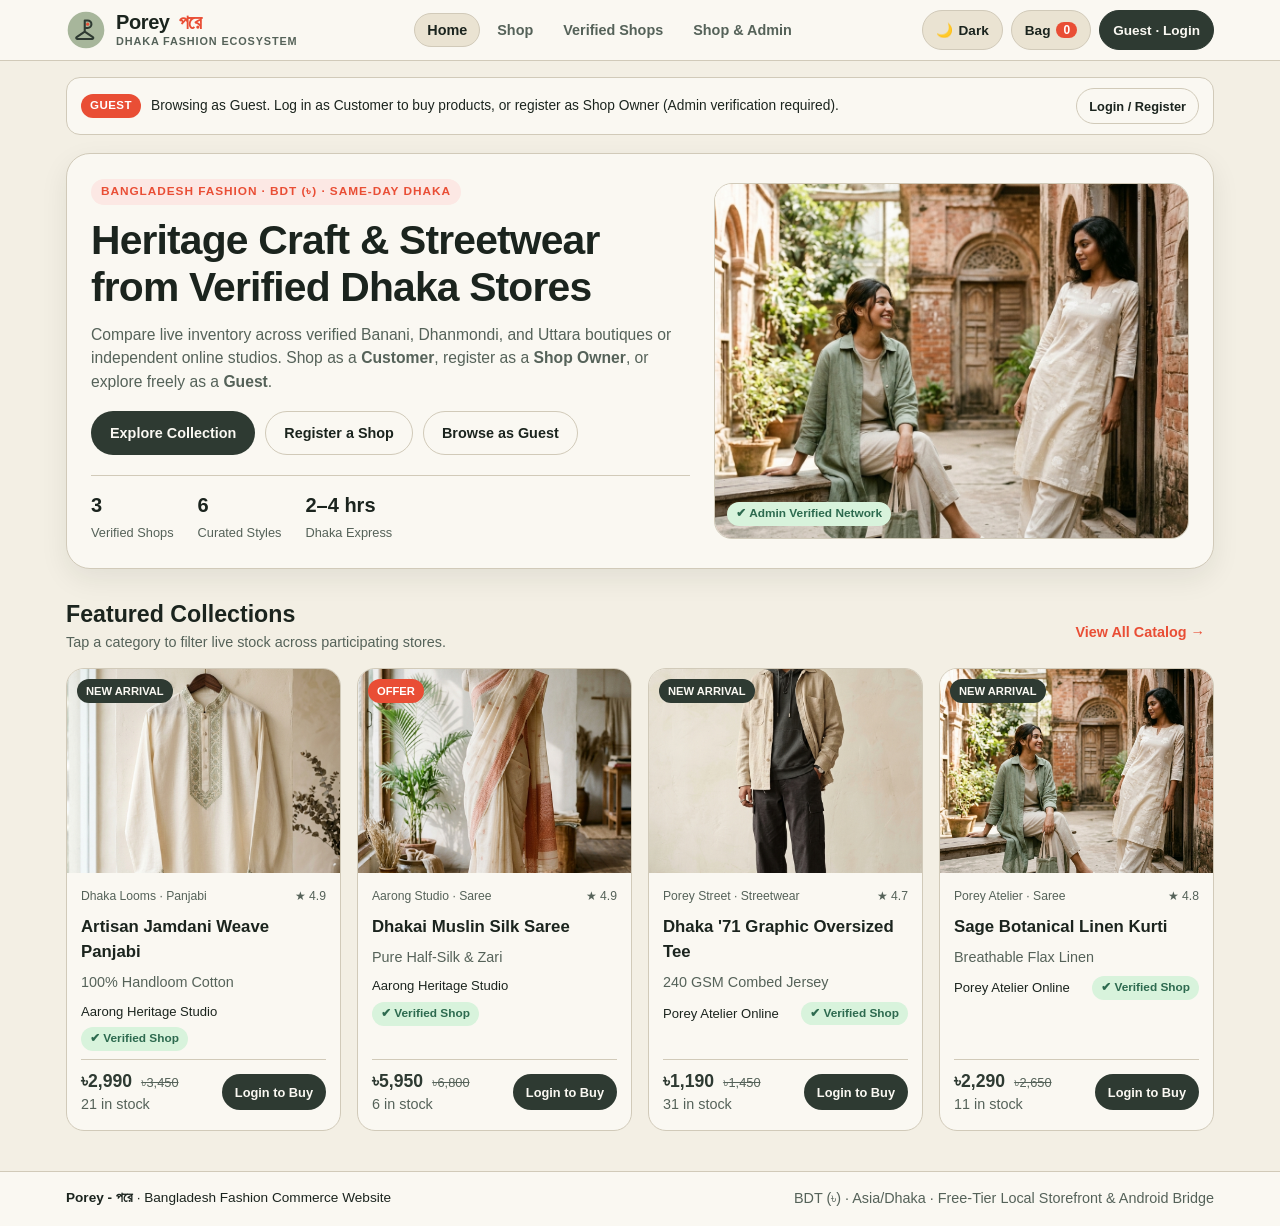
<file: public/website/index.html>
<!DOCTYPE html>
<html lang="en" data-theme="light">
<head>
  <meta charset="UTF-8" />
  <meta name="viewport" content="width=device-width, initial-scale=1.0" />
  <title>Porey - পরে | Bangladesh Fashion Commerce Website</title>
  <link rel="stylesheet" href="styles.css" />
</head>
<body>
  <!-- Sticky Top Navbar -->
  <header class="navbar">
    <div class="container nav-inner">
      <a href="#home" class="brand" data-nav="home">
        <svg class="brand-mark" viewBox="0 0 48 48" aria-hidden="true">
          <circle cx="24" cy="24" r="22" fill="#A7B69B" />
          <path d="M22.5,12.5 L26,12.5 A4.5,4.5 0 0,1 26,21.5 L22.5,21.5 Z M22.5,12.5 L22.5,26 M22.5,26 L12.8,32.5 A1.2,1.2 0 0,0 13.5,34.7 L31.5,34.7 A1.2,1.2 0 0,0 32.2,32.5 L22.5,26"
                fill="none" stroke="#2E3A32" stroke-width="2.5" stroke-linecap="round" stroke-linejoin="round" />
          <circle cx="26" cy="17" r="1.9" fill="#E94E35" />
        </svg>
        <div>
          <div class="brand-title">Porey <span class="bangla">পরে</span></div>
          <div class="brand-sub">DHAKA FASHION ECOSYSTEM</div>
        </div>
      </a>

      <nav class="nav-links" aria-label="Main navigation">
        <button class="nav-btn active" data-section-btn="home" type="button">Home</button>
        <button class="nav-btn" data-section-btn="catalog" type="button">Shop</button>
        <button class="nav-btn" data-section-btn="shops" type="button">Verified Shops</button>
        <button class="nav-btn" id="nav-workspace-btn" data-section-btn="workspace" type="button">Shop &amp; Admin</button>
      </nav>

      <div class="nav-actions">
        <button id="theme-toggle-btn" class="icon-pill" type="button" title="Toggle Light / Dark Mode">
          <span id="theme-icon">🌙</span>
          <span id="theme-label">Dark</span>
        </button>

        <button id="bag-open-btn" class="bag-pill" type="button">
          <span>Bag</span>
          <span id="bag-count" class="bag-badge">0</span>
        </button>

        <button id="auth-open-btn" class="primary-pill" type="button">
          <span id="auth-btn-label">Guest · Login</span>
        </button>
      </div>
    </div>
  </header>

  <main class="container main-content">
    <!-- Role / Status Banner -->
    <div id="role-status-banner" class="status-banner">
      <div class="status-banner-left">
        <span id="role-chip" class="role-chip">GUEST</span>
        <span id="role-status-text">Browsing as Guest. Customers must log in to buy products; new shops require Admin verification for a Verified sign.</span>
      </div>
      <div class="status-banner-actions">
        <button id="banner-login-btn" class="btn btn-sm btn-outline" type="button">Login / Register</button>
      </div>
    </div>

    <!-- HERO SECTION -->
    <section id="sec-home" class="section active-section">
      <div class="hero-card">
        <div class="hero-copy">
          <span class="eyebrow">BANGLADESH FASHION · BDT (৳) · SAME-DAY DHAKA</span>
          <h1>Heritage Craft &amp; Streetwear from Verified Dhaka Stores</h1>
          <p class="hero-desc">
            Compare live inventory across verified Banani, Dhanmondi, and Uttara boutiques or independent online studios.
            Shop as a <strong>Customer</strong>, register as a <strong>Shop Owner</strong>, or explore freely as a <strong>Guest</strong>.
          </p>
          <div class="hero-cta-row">
            <button id="hero-shop-btn" class="btn btn-primary" type="button">Explore Collection</button>
            <button id="hero-register-shop-btn" class="btn btn-outline" type="button">Register a Shop</button>
            <button id="hero-guest-btn" class="btn btn-ghost" type="button">Browse as Guest</button>
          </div>
          <div class="hero-trust-row">
            <div class="trust-stat">
              <strong id="stat-verified-shops">3</strong>
              <span>Verified Shops</span>
            </div>
            <div class="trust-stat">
              <strong id="stat-products">6</strong>
              <span>Curated Styles</span>
            </div>
            <div class="trust-stat">
              <strong>2–4 hrs</strong>
              <span>Dhaka Express</span>
            </div>
          </div>
        </div>
        <div class="hero-media">
          <img src="images/img_hero_dhaka.jpg" alt="Porey Dhaka Fashion Editorial" />
          <div class="hero-media-tag">
            <span class="verified-sign">✔ Admin Verified Network</span>
          </div>
        </div>
      </div>

      <!-- Featured Categories -->
      <div class="section-head">
        <div>
          <h2>Featured Collections</h2>
          <p class="muted">Tap a category to filter live stock across participating stores.</p>
        </div>
        <button class="btn btn-link" id="home-view-all-btn" type="button">View All Catalog →</button>
      </div>
      <div id="home-featured-grid" class="product-grid"></div>
    </section>

    <!-- CATALOG SECTION -->
    <section id="sec-catalog" class="section">
      <div class="section-head">
        <div>
          <h2>Full Fashion Catalog</h2>
          <p class="muted">Every product shows live merchant stock and shop verification status.</p>
        </div>
      </div>

      <div class="filter-bar">
        <input id="search-input" class="search-input" type="search" placeholder="Search Panjabi, Jamdani, Banani, fabric..." />
        <select id="category-select" class="select-input" aria-label="Category filter">
          <option value="All">All Categories</option>
          <option value="Panjabi">Panjabi</option>
          <option value="Saree">Saree</option>
          <option value="Streetwear">Streetwear</option>
          <option value="Footwear">Footwear</option>
        </select>
        <select id="sort-select" class="select-input" aria-label="Sort products">
          <option value="popular">Most Popular</option>
          <option value="price_asc">Price: Low to High</option>
          <option value="price_desc">Price: High to Low</option>
          <option value="rating">Top Rated</option>
        </select>
        <label class="checkbox-pill">
          <input id="verified-only-check" type="checkbox" />
          <span>Verified Shops Only</span>
        </label>
      </div>

      <div id="catalog-grid" class="product-grid"></div>
    </section>

    <!-- VERIFIED SHOPS DIRECTORY -->
    <section id="sec-shops" class="section">
      <div class="section-head">
        <div>
          <h2>Participating Shops &amp; KYC Verification</h2>
          <p class="muted">Newly registered shops remain Pending until a Platform Admin approves their Trade License &amp; grants the Verified sign.</p>
        </div>
        <button id="shops-register-btn" class="btn btn-primary" type="button">+ Register Your Shop</button>
      </div>
      <div id="shops-grid" class="shops-grid"></div>
    </section>

    <!-- WORKSPACE: SHOP OWNER & ADMIN PORTAL -->
    <section id="sec-workspace" class="section">
      <div class="workspace-tabs">
        <button class="tab-pill active" data-ws-tab="shop" type="button">Shop Owner Console</button>
        <button class="tab-pill" data-ws-tab="admin" type="button">Admin Shop Verification</button>
      </div>

      <!-- Shop Owner Console -->
      <div id="ws-shop-panel" class="ws-panel active">
        <div id="shop-owner-content"></div>
      </div>

      <!-- Admin Verification Console -->
      <div id="ws-admin-panel" class="ws-panel">
        <div id="admin-verify-content"></div>
      </div>
    </section>
  </main>

  <footer class="footer">
    <div class="container footer-inner">
      <div>
        <strong>Porey - পরে</strong> · Bangladesh Fashion Commerce Website
      </div>
      <div class="muted">
        BDT (৳) · Asia/Dhaka · Free-Tier Local Storefront &amp; Android Bridge
      </div>
    </div>
  </footer>

  <!-- PRODUCT DETAIL MODAL -->
  <div id="product-modal" class="modal-backdrop hidden" role="dialog" aria-modal="true">
    <div class="modal-card modal-lg">
      <button class="modal-close" data-close-modal="product-modal" type="button" aria-label="Close">✕</button>
      <div id="product-modal-body"></div>
    </div>
  </div>

  <!-- AUTH / LOGIN / REGISTER MODAL -->
  <div id="auth-modal" class="modal-backdrop hidden" role="dialog" aria-modal="true">
    <div class="modal-card">
      <button class="modal-close" data-close-modal="auth-modal" type="button" aria-label="Close">✕</button>
      <div class="modal-header">
        <h3>Porey Account Access</h3>
        <p class="muted">Log in as Customer, Shop Owner, Guest, or Platform Admin.</p>
      </div>

      <div id="auth-gate-notice" class="notice-amber hidden">
        <strong>Customer Login Required to Buy:</strong> Guests can browse freely, but you must sign in or register as a Customer to add products to your bag or place an order.
      </div>

      <div class="auth-role-tabs">
        <button class="auth-tab active" data-auth-role="customer" type="button">Customer</button>
        <button class="auth-tab" data-auth-role="shop" type="button">Shop Owner</button>
        <button class="auth-tab" data-auth-role="guest" type="button">Guest</button>
        <button class="auth-tab" data-auth-role="admin" type="button">Admin</button>
      </div>

      <!-- Customer Auth -->
      <div id="auth-panel-customer" class="auth-panel active">
        <div class="auth-mode-switch">
          <button id="cust-mode-login" class="mode-btn active" type="button">Sign In</button>
          <button id="cust-mode-reg" class="mode-btn" type="button">Register Customer</button>
        </div>

        <form id="cust-login-form" class="form-stack">
          <label>Email or Phone
            <input id="cust-login-id" type="text" value="nafisa.dhaka@example.bd" required />
          </label>
          <label>Password
            <input id="cust-login-pw" type="password" value="porey123" required />
          </label>
          <button class="btn btn-primary" type="submit">Login as Customer</button>
          <button id="cust-demo-btn" class="btn btn-outline" type="button">Quick Demo Customer (Nafisa Rahman)</button>
        </form>

        <form id="cust-reg-form" class="form-stack hidden">
          <label>Full Name
            <input id="cust-reg-name" type="text" placeholder="e.g., Tanvir Hossain" required />
          </label>
          <div class="form-row">
            <label>BD Phone
              <input id="cust-reg-phone" type="text" placeholder="+880 1711-000111" required />
            </label>
            <label>Email
              <input id="cust-reg-email" type="email" placeholder="tanvir@example.bd" required />
            </label>
          </div>
          <label>Dhaka Delivery Address
            <input id="cust-reg-addr" type="text" placeholder="House 14, Road 6, Dhanmondi, Dhaka" required />
          </label>
          <label>Create Password (min 4 chars)
            <input id="cust-reg-pw" type="password" required />
          </label>
          <button class="btn btn-primary" type="submit">Register &amp; Start Shopping</button>
        </form>
      </div>

      <!-- Shop Owner Auth -->
      <div id="auth-panel-shop" class="auth-panel">
        <div class="auth-mode-switch">
          <button id="shop-mode-login" class="mode-btn active" type="button">Sign In</button>
          <button id="shop-mode-reg" class="mode-btn" type="button">Register New Shop</button>
        </div>

        <form id="shop-login-form" class="form-stack">
          <label>Shop Owner Email or Phone
            <input id="shop-login-id" type="text" value="banani.pos@example.bd" required />
          </label>
          <label>Password
            <input id="shop-login-pw" type="password" value="porey123" required />
          </label>
          <button class="btn btn-primary" type="submit">Login as Shop Owner</button>
          <button id="shop-demo-btn" class="btn btn-outline" type="button">Quick Demo Shop Owner (Banani POS)</button>
        </form>

        <form id="shop-reg-form" class="form-stack hidden">
          <div class="notice-amber">
            New shops stay <strong>Pending KYC</strong> until a Platform Admin verifies your Trade License and grants the <strong>✔ Verified</strong> sign.
          </div>
          <div class="form-row">
            <label>Owner Name
              <input id="shop-reg-owner" type="text" placeholder="Farhana Kabir" required />
            </label>
            <label>Shop / Brand Name
              <input id="shop-reg-name" type="text" placeholder="Gulshan Heritage Loom" required />
            </label>
          </div>
          <div class="form-row">
            <label>Phone
              <input id="shop-reg-phone" type="text" placeholder="+880 1811-223344" required />
            </label>
            <label>Email
              <input id="shop-reg-email" type="email" placeholder="farhana@heritage.bd" required />
            </label>
          </div>
          <div class="form-row">
            <label>Area
              <input id="shop-reg-area" type="text" value="Gulshan 1, Dhaka" required />
            </label>
            <label>Store Type
              <select id="shop-reg-type">
                <option value="PHYSICAL_POS">Physical Store (POS)</option>
                <option value="PHYSICAL_MANUAL">Physical Store (Manual)</option>
                <option value="ONLINE_ONLY">Online-Only Brand</option>
              </select>
            </label>
          </div>
          <label>Full Store Address
            <input id="shop-reg-addr" type="text" placeholder="Road 12, Gulshan 1, Dhaka 1212" required />
          </label>
          <label>Trade License / DBID / NID Ref (Required)
            <input id="shop-reg-license" type="text" placeholder="TRAD/DNCC/2026/88102" required />
          </label>
          <label>Create Password (min 4 chars)
            <input id="shop-reg-pw" type="password" required />
          </label>
          <button class="btn btn-primary" type="submit">Submit Shop for Admin Verification</button>
        </form>
      </div>

      <!-- Guest Auth -->
      <div id="auth-panel-guest" class="auth-panel">
        <div class="form-stack">
          <p class="muted">
            Continue without creating an account. You can explore every product, compare verified stores, and switch Light/Dark theme.
            When you are ready to buy, simply log in or register as a Customer.
          </p>
          <button id="guest-continue-btn" class="btn btn-primary" type="button">Continue as Guest</button>
        </div>
      </div>

      <!-- Admin Auth -->
      <div id="auth-panel-admin" class="auth-panel">
        <div class="form-stack">
          <p class="muted">
            Sign in as Platform Admin to inspect registered Trade Licenses and verify shops so they earn the green <strong>✔ Verified</strong> sign.
          </p>
          <button id="admin-demo-btn" class="btn btn-primary" type="button">Login as Platform Admin (Tariqul Islam)</button>
        </div>
      </div>
    </div>
  </div>

  <!-- SHOPPING BAG & CHECKOUT DRAWER MODAL -->
  <div id="bag-modal" class="modal-backdrop hidden" role="dialog" aria-modal="true">
    <div class="modal-card modal-lg">
      <button class="modal-close" data-close-modal="bag-modal" type="button" aria-label="Close">✕</button>
      <div class="modal-header">
        <h3>Shopping Bag &amp; Dhaka Checkout</h3>
        <p class="muted">Stock is atomically reserved upon checkout. Cash on Delivery &amp; BD MFS adapters supported.</p>
      </div>
      <div id="bag-modal-body"></div>
    </div>
  </div>

  <!-- TOAST -->
  <div id="toast" class="toast hidden" role="status" aria-live="polite"></div>

  <script src="app.js"></script>
</body>
</html>
</file>
<file: public/website/styles.css>
:root,
html[data-theme="light"] {
  --bg: #F3EFE4;
  --surface: #FAF8F2;
  --surface-alt: #EAE3D2;
  --text: #1B241E;
  --muted: #556259;
  --border: #D1CAB9;
  --primary: #2E3A32;
  --primary-text: #FAF8F2;
  --sage: #A7B69B;
  --coral: #E94E35;
  --coral-soft: #FCE8E4;
  --emerald: #2D6A4F;
  --emerald-soft: #D8F3DC;
  --amber: #C87D18;
  --amber-soft: #FAF0DC;
  --shadow: 0 10px 28px rgba(27, 36, 30, 0.08);
}

html[data-theme="dark"] {
  --bg: #141A16;
  --surface: #1D2520;
  --surface-alt: #27312B;
  --text: #F3EFE4;
  --muted: #B3BEB6;
  --border: #3E4A42;
  --primary: #A7B69B;
  --primary-text: #1B241E;
  --sage: #7C8C71;
  --coral: #FF6E57;
  --coral-soft: #3D211D;
  --emerald: #7EE2A8;
  --emerald-soft: #1B3B2B;
  --amber: #F4C26B;
  --amber-soft: #3B2D16;
  --shadow: 0 12px 30px rgba(0, 0, 0, 0.35);
}

* {
  box-sizing: border-box;
  margin: 0;
  padding: 0;
}

body {
  font-family: -apple-system, BlinkMacSystemFont, "Segoe UI", Roboto, "Noto Sans Bengali", sans-serif;
  background: var(--bg);
  color: var(--text);
  line-height: 1.5;
  min-height: 100vh;
  display: flex;
  flex-direction: column;
  transition: background 0.2s ease, color 0.2s ease;
}

.container {
  width: 100%;
  max-width: 1180px;
  margin: 0 auto;
  padding: 0 16px;
}

.muted {
  color: var(--muted);
  font-size: 0.9rem;
}

.hidden {
  display: none !important;
}

/* Navbar */
.navbar {
  position: sticky;
  top: 0;
  z-index: 40;
  background: var(--surface);
  border-bottom: 1px solid var(--border);
  backdrop-filter: blur(10px);
}

.nav-inner {
  display: flex;
  align-items: center;
  justify-content: space-between;
  gap: 12px;
  padding-top: 10px;
  padding-bottom: 10px;
  flex-wrap: wrap;
}

.brand {
  display: flex;
  align-items: center;
  gap: 10px;
  text-decoration: none;
  color: inherit;
}

.brand-mark {
  width: 40px;
  height: 40px;
  flex-shrink: 0;
}

.brand-title {
  font-size: 1.25rem;
  font-weight: 800;
  letter-spacing: -0.02em;
  line-height: 1.1;
}

.brand-title .bangla {
  color: var(--coral);
  margin-left: 4px;
}

.brand-sub {
  font-size: 0.68rem;
  letter-spacing: 0.08em;
  color: var(--muted);
  font-weight: 700;
}

.nav-links {
  display: flex;
  gap: 4px;
  flex-wrap: wrap;
}

.nav-btn {
  background: transparent;
  border: 1px solid transparent;
  color: var(--muted);
  font-weight: 600;
  font-size: 0.9rem;
  padding: 8px 12px;
  border-radius: 999px;
  cursor: pointer;
}

.nav-btn.active {
  background: var(--surface-alt);
  color: var(--text);
  border-color: var(--border);
}

.nav-actions {
  display: flex;
  align-items: center;
  gap: 8px;
  flex-wrap: wrap;
}

.icon-pill,
.bag-pill,
.primary-pill {
  display: inline-flex;
  align-items: center;
  gap: 6px;
  padding: 8px 13px;
  border-radius: 999px;
  font-size: 0.85rem;
  font-weight: 700;
  cursor: pointer;
  border: 1px solid var(--border);
  background: var(--surface-alt);
  color: var(--text);
  min-height: 40px;
}

.primary-pill {
  background: var(--primary);
  color: var(--primary-text);
  border-color: var(--primary);
}

.bag-badge {
  background: var(--coral);
  color: #fff;
  border-radius: 999px;
  padding: 1px 7px;
  font-size: 0.75rem;
}

/* Main */
.main-content {
  flex: 1;
  padding-top: 16px;
  padding-bottom: 40px;
}

.status-banner {
  display: flex;
  justify-content: space-between;
  align-items: center;
  gap: 12px;
  flex-wrap: wrap;
  background: var(--surface);
  border: 1px solid var(--border);
  border-radius: 14px;
  padding: 10px 14px;
  margin-bottom: 18px;
  font-size: 0.86rem;
}

.status-banner-left {
  display: flex;
  align-items: center;
  gap: 10px;
  flex-wrap: wrap;
}

.role-chip {
  background: var(--coral);
  color: #fff;
  font-size: 0.72rem;
  font-weight: 800;
  padding: 3px 9px;
  border-radius: 999px;
  letter-spacing: 0.04em;
}

.section {
  display: none;
}

.active-section {
  display: block;
}

/* Buttons */
.btn {
  display: inline-flex;
  align-items: center;
  justify-content: center;
  gap: 6px;
  padding: 10px 18px;
  border-radius: 999px;
  font-weight: 700;
  font-size: 0.9rem;
  cursor: pointer;
  border: 1px solid transparent;
  min-height: 44px;
}

.btn-sm {
  padding: 6px 12px;
  min-height: 36px;
  font-size: 0.8rem;
}

.btn-primary {
  background: var(--primary);
  color: var(--primary-text);
}

.btn-primary:disabled {
  opacity: 0.45;
  cursor: not-allowed;
}

.btn-outline {
  background: var(--surface);
  color: var(--text);
  border-color: var(--border);
}

.btn-ghost {
  background: transparent;
  color: var(--text);
  border-color: var(--border);
}

.btn-link {
  background: transparent;
  color: var(--coral);
  padding: 4px 8px;
}

.btn-emerald {
  background: var(--emerald);
  color: #fff;
}

/* Hero */
.hero-card {
  display: grid;
  grid-template-columns: 1.2fr 0.95fr;
  gap: 24px;
  background: var(--surface);
  border: 1px solid var(--border);
  border-radius: 24px;
  padding: 24px;
  box-shadow: var(--shadow);
  margin-bottom: 28px;
  align-items: center;
}

.eyebrow {
  display: inline-block;
  font-size: 0.74rem;
  font-weight: 800;
  letter-spacing: 0.08em;
  color: var(--coral);
  background: var(--coral-soft);
  padding: 4px 10px;
  border-radius: 999px;
  margin-bottom: 12px;
}

.hero-copy h1 {
  font-size: clamp(1.65rem, 3.4vw, 2.55rem);
  line-height: 1.15;
  margin-bottom: 12px;
  letter-spacing: -0.02em;
}

.hero-desc {
  color: var(--muted);
  margin-bottom: 18px;
  font-size: 0.98rem;
}

.hero-cta-row {
  display: flex;
  gap: 10px;
  flex-wrap: wrap;
  margin-bottom: 20px;
}

.hero-trust-row {
  display: flex;
  gap: 24px;
  flex-wrap: wrap;
  padding-top: 14px;
  border-top: 1px solid var(--border);
}

.trust-stat strong {
  display: block;
  font-size: 1.25rem;
}

.trust-stat span {
  font-size: 0.8rem;
  color: var(--muted);
}

.hero-media {
  position: relative;
  border-radius: 18px;
  overflow: hidden;
  border: 1px solid var(--border);
  aspect-ratio: 4 / 3;
}

.hero-media img {
  width: 100%;
  height: 100%;
  object-fit: cover;
  display: block;
}

.hero-media-tag {
  position: absolute;
  bottom: 12px;
  left: 12px;
}

/* Section Head & Filters */
.section-head {
  display: flex;
  justify-content: space-between;
  align-items: flex-end;
  gap: 12px;
  flex-wrap: wrap;
  margin-bottom: 14px;
}

.section-head h2 {
  font-size: 1.45rem;
}

.filter-bar {
  display: flex;
  gap: 10px;
  flex-wrap: wrap;
  margin-bottom: 18px;
  align-items: center;
}

.search-input,
.select-input,
input,
select {
  background: var(--surface);
  color: var(--text);
  border: 1px solid var(--border);
  border-radius: 12px;
  padding: 10px 12px;
  font-size: 0.92rem;
}

.search-input {
  flex: 1 1 240px;
}

.checkbox-pill {
  display: inline-flex;
  align-items: center;
  gap: 7px;
  padding: 9px 14px;
  background: var(--surface);
  border: 1px solid var(--border);
  border-radius: 999px;
  font-size: 0.85rem;
  font-weight: 600;
  cursor: pointer;
}

/* Grids & Cards */
.product-grid {
  display: grid;
  grid-template-columns: repeat(auto-fill, minmax(255px, 1fr));
  gap: 16px;
}

.product-card {
  background: var(--surface);
  border: 1px solid var(--border);
  border-radius: 18px;
  overflow: hidden;
  display: flex;
  flex-direction: column;
  transition: transform 0.15s ease, box-shadow 0.15s ease;
}

.product-card:hover {
  transform: translateY(-2px);
  box-shadow: var(--shadow);
}

.product-img-wrap {
  position: relative;
  aspect-ratio: 4 / 3;
  background: var(--surface-alt);
  overflow: hidden;
  cursor: pointer;
}

.product-img-wrap img {
  width: 100%;
  height: 100%;
  object-fit: cover;
  display: block;
}

.product-tag {
  position: absolute;
  top: 10px;
  left: 10px;
  background: var(--primary);
  color: var(--primary-text);
  font-size: 0.7rem;
  font-weight: 800;
  padding: 4px 9px;
  border-radius: 999px;
}

.product-body {
  padding: 14px;
  display: flex;
  flex-direction: column;
  gap: 8px;
  flex: 1;
}

.product-meta {
  display: flex;
  justify-content: space-between;
  align-items: center;
  font-size: 0.76rem;
  color: var(--muted);
}

.product-title {
  font-size: 1.05rem;
  font-weight: 700;
  cursor: pointer;
}

.product-shop-row {
  display: flex;
  justify-content: space-between;
  align-items: center;
  gap: 6px;
  flex-wrap: wrap;
  font-size: 0.82rem;
}

.verified-sign {
  display: inline-flex;
  align-items: center;
  gap: 4px;
  background: var(--emerald-soft);
  color: var(--emerald);
  font-size: 0.74rem;
  font-weight: 800;
  padding: 3px 9px;
  border-radius: 999px;
}

.pending-sign {
  display: inline-flex;
  align-items: center;
  gap: 4px;
  background: var(--amber-soft);
  color: var(--amber);
  font-size: 0.74rem;
  font-weight: 800;
  padding: 3px 9px;
  border-radius: 999px;
}

.product-footer {
  margin-top: auto;
  padding-top: 8px;
  border-top: 1px solid var(--border);
  display: flex;
  justify-content: space-between;
  align-items: center;
  gap: 8px;
}

.price-now {
  font-size: 1.1rem;
  font-weight: 800;
  color: var(--primary);
}

.price-old {
  font-size: 0.8rem;
  text-decoration: line-through;
  color: var(--muted);
  margin-left: 5px;
}

/* Shops */
.shops-grid {
  display: grid;
  grid-template-columns: repeat(auto-fill, minmax(290px, 1fr));
  gap: 14px;
}

.shop-card {
  background: var(--surface);
  border: 1px solid var(--border);
  border-radius: 16px;
  padding: 16px;
  display: flex;
  flex-direction: column;
  gap: 8px;
}

.shop-card-head {
  display: flex;
  justify-content: space-between;
  align-items: flex-start;
  gap: 8px;
}

/* Workspace */
.workspace-tabs {
  display: flex;
  gap: 8px;
  margin-bottom: 16px;
  flex-wrap: wrap;
}

.tab-pill {
  padding: 9px 16px;
  border-radius: 999px;
  border: 1px solid var(--border);
  background: var(--surface);
  color: var(--text);
  font-weight: 700;
  cursor: pointer;
}

.tab-pill.active {
  background: var(--primary);
  color: var(--primary-text);
  border-color: var(--primary);
}

.ws-panel {
  display: none;
}

.ws-panel.active {
  display: block;
}

.panel-card {
  background: var(--surface);
  border: 1px solid var(--border);
  border-radius: 18px;
  padding: 18px;
  margin-bottom: 16px;
}

/* Modals */
.modal-backdrop {
  position: fixed;
  inset: 0;
  z-index: 80;
  background: rgba(15, 20, 17, 0.65);
  display: flex;
  align-items: center;
  justify-content: center;
  padding: 16px;
}

.modal-card {
  position: relative;
  width: 100%;
  max-width: 500px;
  max-height: 90vh;
  overflow-y: auto;
  background: var(--surface);
  color: var(--text);
  border: 1px solid var(--border);
  border-radius: 22px;
  padding: 22px;
  box-shadow: var(--shadow);
}

.modal-lg {
  max-width: 720px;
}

.modal-close {
  position: sticky;
  top: 0;
  float: right;
  width: 36px;
  height: 36px;
  border-radius: 50%;
  border: 1px solid var(--border);
  background: var(--surface-alt);
  color: var(--text);
  font-weight: 800;
  cursor: pointer;
}

.modal-header {
  margin-bottom: 14px;
}

.auth-role-tabs {
  display: grid;
  grid-template-columns: repeat(4, 1fr);
  gap: 6px;
  margin-bottom: 14px;
}

.auth-tab {
  padding: 9px 6px;
  border-radius: 12px;
  border: 1px solid var(--border);
  background: var(--surface-alt);
  color: var(--text);
  font-weight: 700;
  font-size: 0.82rem;
  cursor: pointer;
}

.auth-tab.active {
  background: var(--primary);
  color: var(--primary-text);
  border-color: var(--primary);
}

.auth-panel {
  display: none;
}

.auth-panel.active {
  display: block;
}

.auth-mode-switch {
  display: flex;
  gap: 8px;
  margin-bottom: 12px;
}

.mode-btn {
  flex: 1;
  padding: 8px;
  border-radius: 10px;
  border: 1px solid var(--border);
  background: transparent;
  color: var(--text);
  font-weight: 700;
  cursor: pointer;
}

.mode-btn.active {
  background: var(--surface-alt);
  border-color: var(--primary);
}

.form-stack {
  display: flex;
  flex-direction: column;
  gap: 10px;
}

.form-stack label {
  display: flex;
  flex-direction: column;
  gap: 4px;
  font-size: 0.82rem;
  font-weight: 600;
}

.form-row {
  display: grid;
  grid-template-columns: 1fr 1fr;
  gap: 10px;
}

.notice-amber {
  background: var(--amber-soft);
  color: var(--amber);
  border: 1px solid var(--amber);
  border-radius: 12px;
  padding: 10px 12px;
  font-size: 0.84rem;
  margin-bottom: 12px;
}

.notice-emerald {
  background: var(--emerald-soft);
  color: var(--emerald);
  border: 1px solid var(--emerald);
  border-radius: 12px;
  padding: 10px 12px;
  font-size: 0.84rem;
  margin-bottom: 12px;
}

/* Detail & Bag inside Modal */
.detail-layout {
  display: grid;
  grid-template-columns: 1fr 1.15fr;
  gap: 18px;
}

.detail-img {
  width: 100%;
  border-radius: 14px;
  aspect-ratio: 4 / 3;
  object-fit: cover;
}

.offer-row {
  display: flex;
  justify-content: space-between;
  align-items: center;
  gap: 8px;
  border: 1px solid var(--border);
  border-radius: 12px;
  padding: 10px 12px;
  margin-top: 8px;
}

.bag-item-row {
  display: flex;
  justify-content: space-between;
  align-items: center;
  gap: 10px;
  padding: 10px 0;
  border-bottom: 1px solid var(--border);
}

.qty-controls {
  display: inline-flex;
  align-items: center;
  gap: 6px;
}

/* Toast */
.toast {
  position: fixed;
  bottom: 20px;
  left: 50%;
  transform: translateX(-50%);
  z-index: 120;
  background: var(--primary);
  color: var(--primary-text);
  padding: 10px 18px;
  border-radius: 999px;
  font-weight: 700;
  font-size: 0.88rem;
  box-shadow: var(--shadow);
  max-width: 92vw;
  text-align: center;
}

/* Footer */
.footer {
  border-top: 1px solid var(--border);
  background: var(--surface);
  padding: 16px 0;
}

.footer-inner {
  display: flex;
  justify-content: space-between;
  gap: 10px;
  flex-wrap: wrap;
  font-size: 0.85rem;
}

@media (max-width: 780px) {
  .hero-card,
  .detail-layout,
  .form-row {
    grid-template-columns: 1fr;
  }
  .auth-role-tabs {
    grid-template-columns: repeat(2, 1fr);
  }
}
</file>
